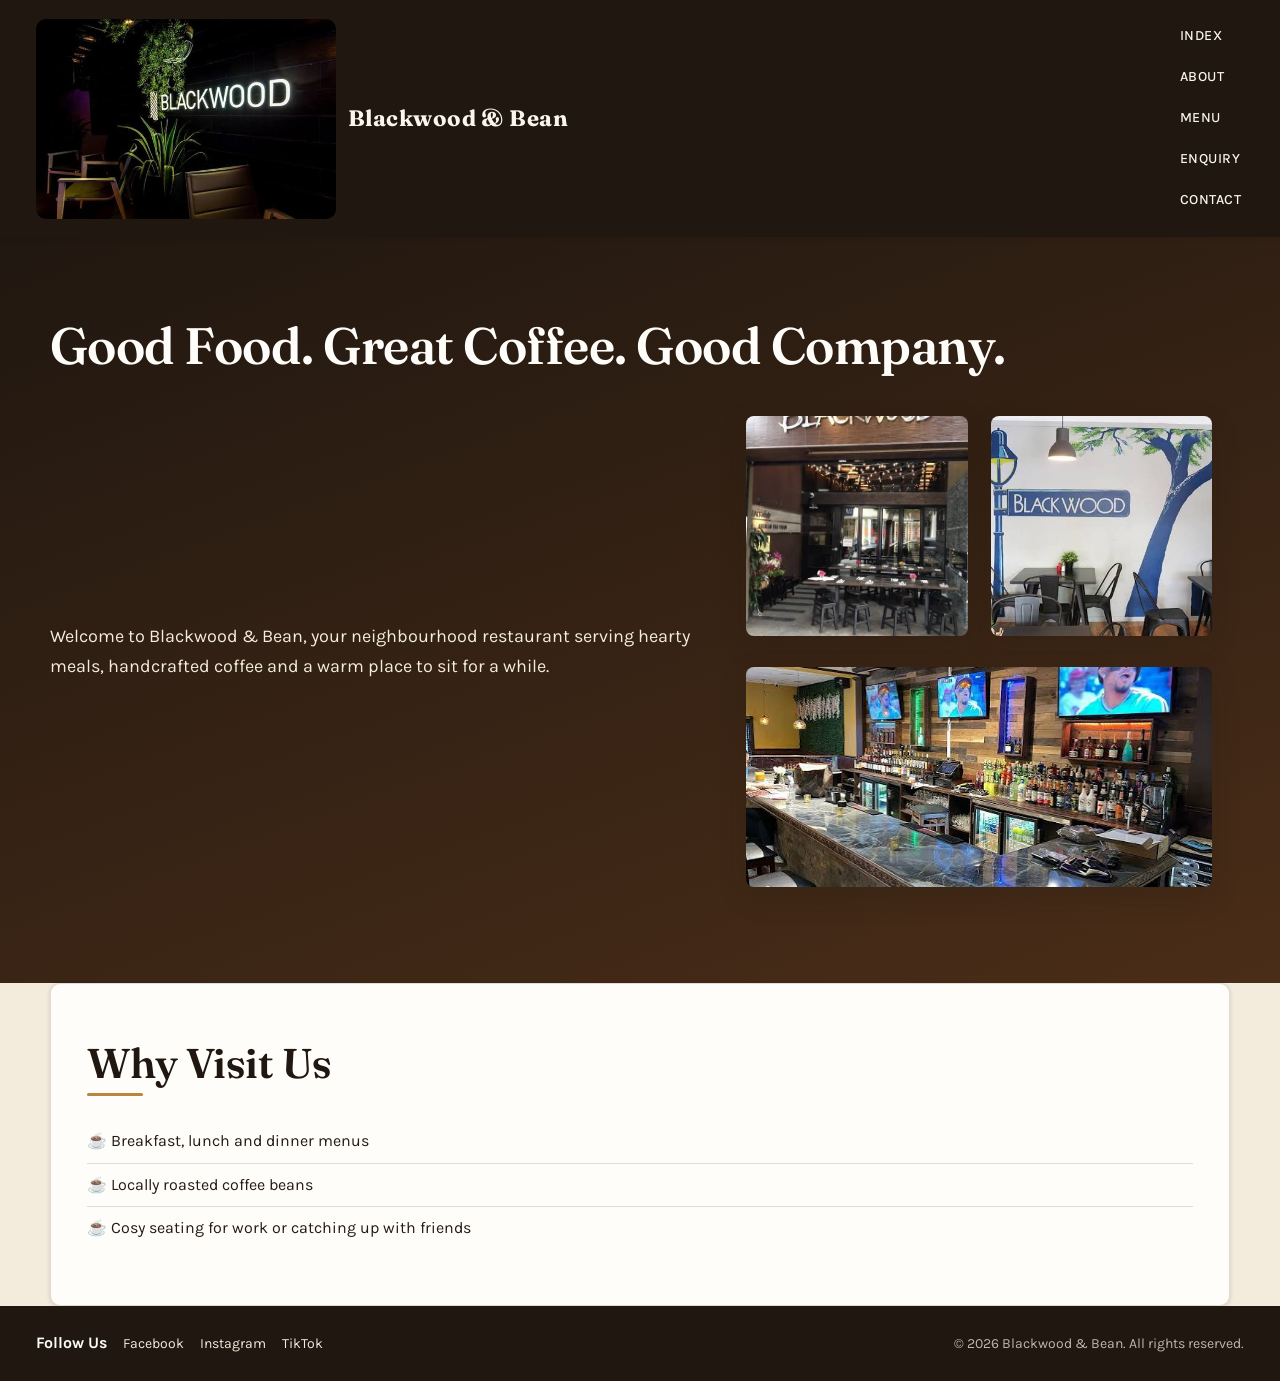
<file: index.html>
<!DOCTYPE html>
<html lang="en">
<head>
    <meta charset="UTF-8">
    <meta name="viewport" content="width=device-width, initial-scale=1.0">
    <link rel="stylesheet" href="style.css">
    <title>BLACKWOOD & BEAN | Index</title>
</head>
<body>

    <header>
        <h1 style="display:flex; align-items: center; gap: 12px;"><img src="images/images (10).jpg"
             style="width: 300px; height: 200px; object-fit: cover;"> Blackwood & Bean</h1>
        <nav> 

            <ul>
                <li><a href="index.html">Index</a></li>
                <li><a href="about.html">About</a></li>
                <li><a href="menu.html">Menu</a></li>
                <li><a href="enquiry.html">Enquiry</a></li>
                <li><a href="contact.html">Contact</a></li>
            </ul>
        </nav>
    </header>

    <main>
        <section id="hero">
            <div class="hero-content">
                <h2>Good Food. Great Coffee. Good Company.</h2>
                <p>Welcome to Blackwood & Bean, your neighbourhood restaurant serving hearty meals, handcrafted coffee and a warm place to sit for a while.</p>
                
                <div style="display:flex; gap: 15px; flex-wrap:wrap" margin-top:20px;">
                <img src="images/images (9).jpg" style = "width: 200px; height: 200px; object-fit: cover; border-radius: 8px;">
                <img src="images/images (14).jpg" style = "width: 200px; height: 200px; object-fit: cover; border-radius: 8px;">
                <img src="images/images (20).jpg" style = "width: 200px; height: 200px; object-fit: cover; border-radius: 8px;">
            </div>
        </section>

        <section id="highlights"></section>

        <section id="why-us">
            <h2>Why Visit Us</h2>
            <ul>
                <li>Breakfast, lunch and dinner menus</li>
                <li>Locally roasted coffee beans</li>
                <li>Cosy seating for work or catching up with friends</li>
            </ul>
        </section>
    </main>
    <footer>
    <div class="social-links">
        <p>Follow Us</p>
        <ul>
            <li><a href="https://www.facebook.com" target="_blank">Facebook</a></li>
            <li><a href="https://www.instagram.com" target="_blank">Instagram</a></li>
            <li><a href="https://www.tiktok.com" target="_blank">TikTok</a></li>
        </ul>
    </div>
    <p>&copy; 2026 Blackwood & Bean. All rights reserved.</p>
</footer>

</body>
</html>
</file>
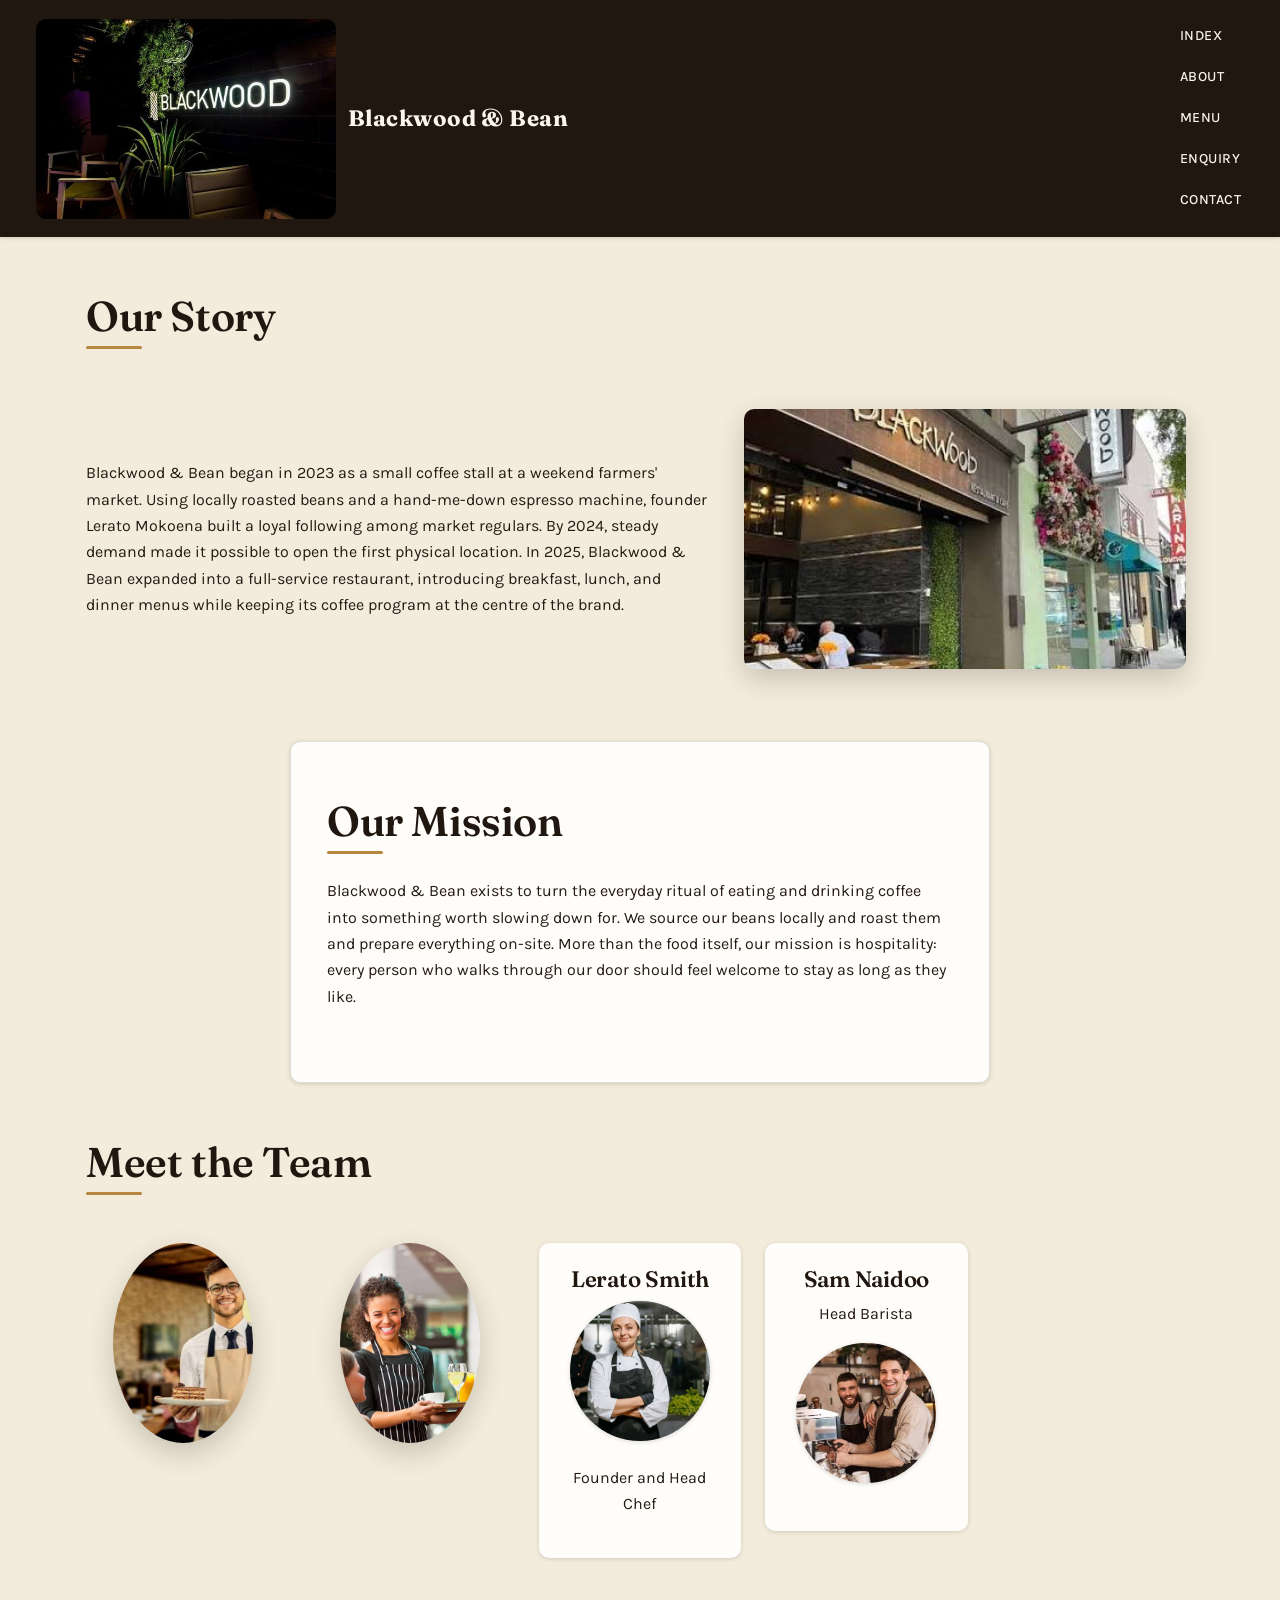
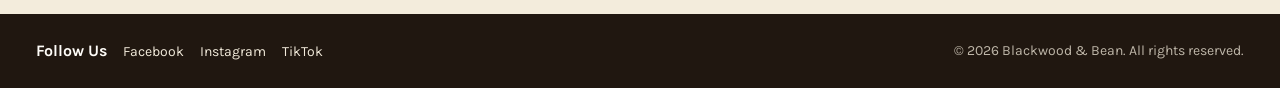
<file: about.html>
<!DOCTYPE html>
<html lang="en">
<head>
    <meta charset="UTF-8">
    <meta name="viewport" content="width=device-width, initial-scale=1.0">
    <link rel="stylesheet" href="style.css">
    <title>Blackwood & Bean | About</title>
</head>
<body>

    <header>
        <h1 style="display:flex; align-items: center; gap: 12px;"><img src="images/images (10).jpg"
             style="width: 300px; height: 200px; object-fit: cover;"> Blackwood & Bean</h1>
        <nav>
            <ul>
                <li><a href="index.html">Index</a></li>
                <li><a href="about.html">About</a></li>
                <li><a href="menu.html">Menu</a></li>
                <li><a href="enquiry.html">Enquiry</a></li>
                <li><a href="contact.html">Contact</a></li>
            </ul>
        </nav>
    </header>

    <main>
        <section id="our-story">
            <h2>Our Story</h2>
            
            <p>Blackwood & Bean began in 2023 as a small coffee stall at a weekend farmers' market. Using locally roasted beans and a hand-me-down espresso machine, founder Lerato Mokoena built a loyal following among market regulars. By 2024, steady demand made it possible to open the first physical location. In 2025, Blackwood & Bean expanded into a full-service restaurant, introducing breakfast, lunch, and dinner menus while keeping its coffee program at the centre of the brand.</p>
            <img src="images/images (12).jpg" style = "width: 200px; height: 200px">
        </section>

        <section id="mission">
            <h2>Our Mission</h2>
            <p>Blackwood & Bean exists to turn the everyday ritual of eating and drinking coffee into something worth slowing down for. We source our beans locally and roast them and prepare everything on-site. More than the food itself, our mission is hospitality: every person who walks through our door should feel welcome to stay as long as they like.</p>
        </section>

        <section id="team">
            <h2>Meet the Team</h2>
            <img src="images/images (39).jpg" style = "width: 200px; height: 200px">
            <img src="images/images (40).jpg" style = "width: 200px; height: 200px">
            <article>
                <h3>Lerato Smith</h3>
                <img src="images/images (36).jpg" style = "width: 200px; height: 200px">
                <p>Founder and Head Chef</p>
            </article>
            <article>
                <h3>Sam Naidoo</h3>
                <p>Head Barista</p>
                <img src="images/images (41).jpg" style = "width: 200px; height: 200px">
            </article>
        </section>
    </main>

    <footer>
    <div class="social-links">
        <p>Follow Us</p>
        <ul>
            <li><a href="https://www.facebook.com" target="_blank">Facebook</a></li>
            <li><a href="https://www.instagram.com" target="_blank">Instagram</a></li>
            <li><a href="https://www.tiktok.com" target="_blank">TikTok</a></li>
        </ul>
    </div>
    <p>&copy; 2026 Blackwood & Bean. All rights reserved.</p>
</footer>

</body>
</html>
</file>
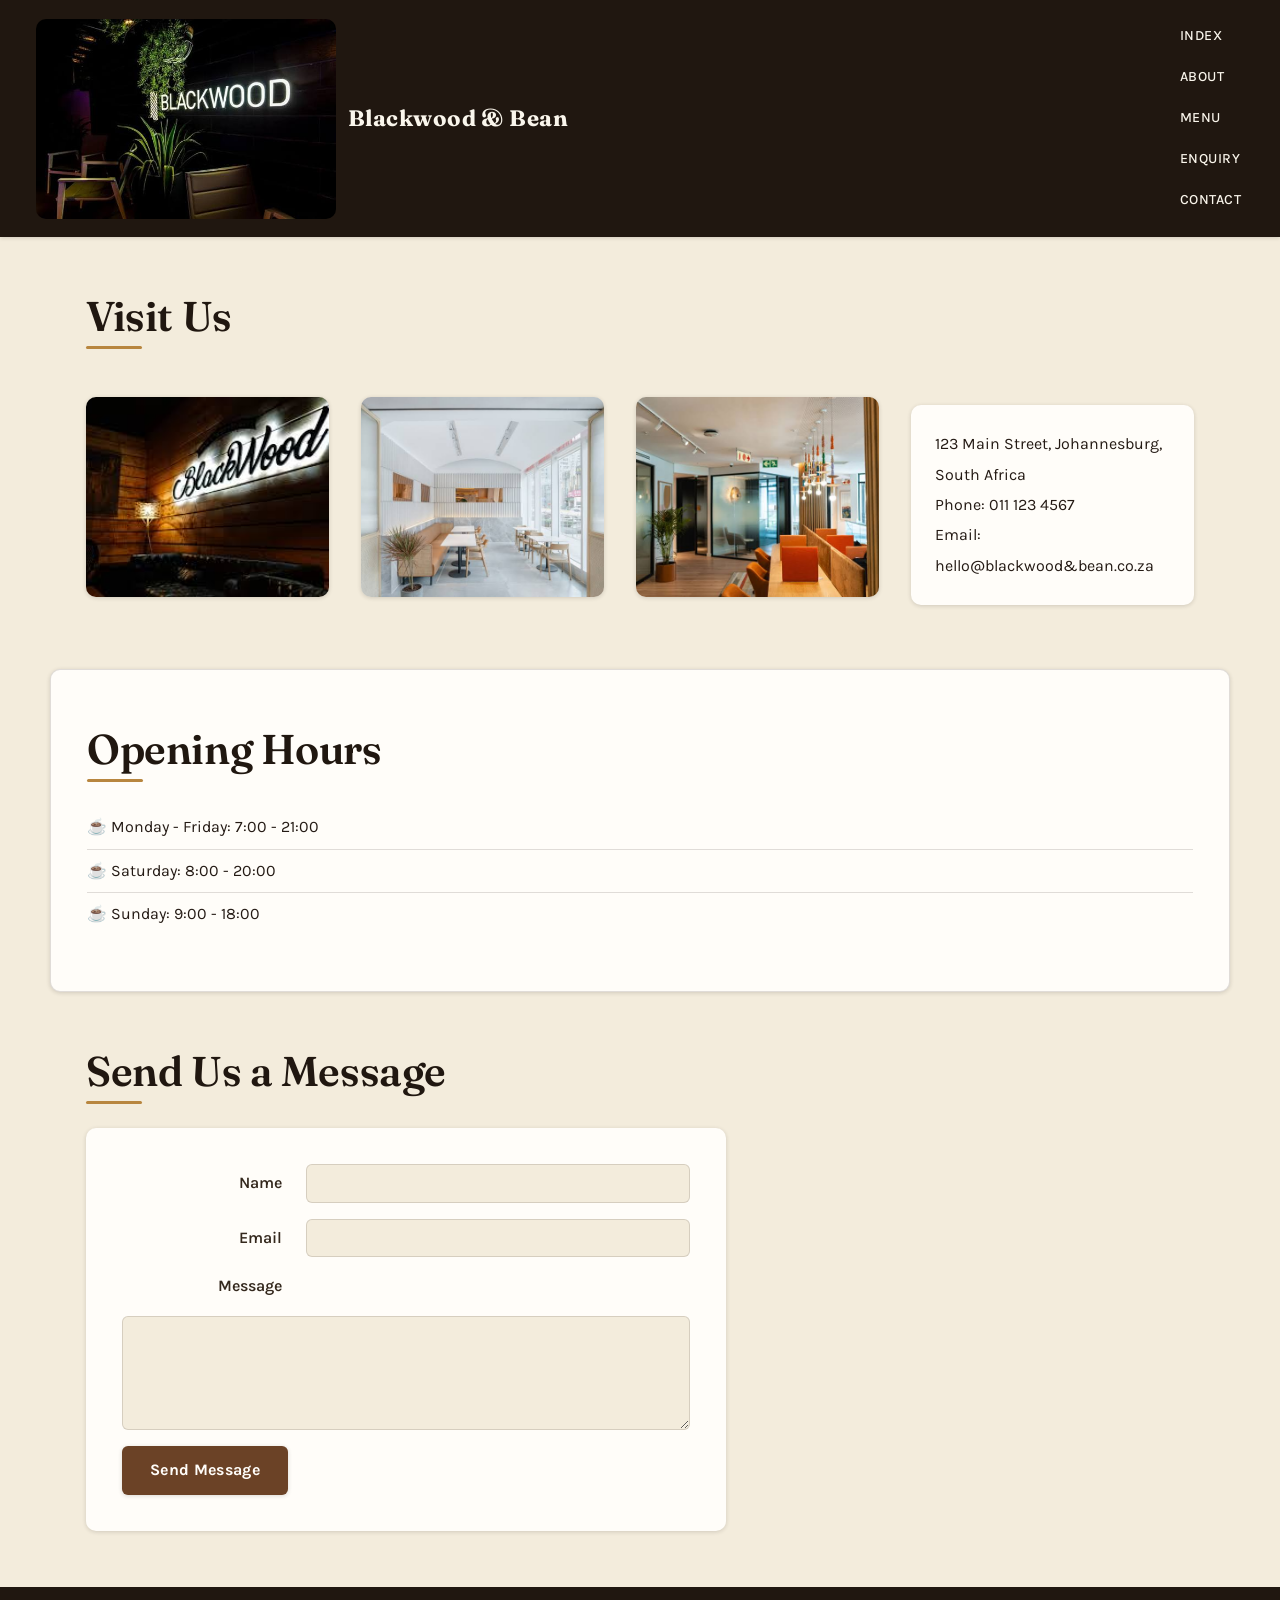
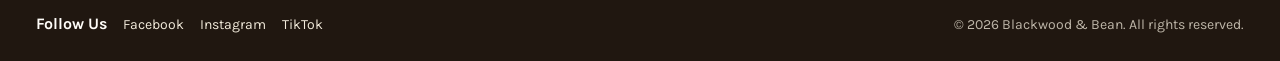
<file: contact.html>
<!DOCTYPE html>
<html lang="en">
<head>
    <meta charset="UTF-8">
    <meta name="viewport" content="width=device-width, initial-scale=1.0">
    <link rel="stylesheet" href="style.css">
    <title>Blackwood & Bean | Contact</title>
<body>

    <header>
        <h1 style="display:flex; align-items: center; gap: 12px;"><img src="images/images (10).jpg"
             style="width: 300px; height: 200px; object-fit: cover;"> Blackwood & Bean</h1>
        <nav>
            <ul>
                <li><a href="index.html">Index</a></li>
                <li><a href="about.html">About</a></li>
                <li><a href="menu.html">Menu</a></li>
                <li><a href="enquiry.html">Enquiry</a></li>
                <li><a href="contact.html">Contact</a></li>
            </ul>
        </nav>
    </header>

    <main>
        <section id="location">
            <h2>Visit Us</h2>
            <img src="images/images (8).jpg" style = "width: 200px; height: 200px">
            <img src="images/images (37).jpg" style = "width: 200px; height: 200px">
            <img src="images/images (38).jpg" style = "width: 200px; height: 200px">
            <address>
                123 Main Street, Johannesburg, South Africa<br>
                Phone: 011 123 4567<br>
                Email: hello@blackwood&bean.co.za
            </address>
        </section>

        <section id="hours">
            <h2>Opening Hours</h2>
            <ul>
                <li>Monday - Friday: 7:00 - 21:00</li>
                <li>Saturday: 8:00 - 20:00</li>
                <li>Sunday: 9:00 - 18:00</li>
            </ul>
        </section>

        <section id="contact-form">
            <h2>Send Us a Message</h2>
            <form id="contactForm">
                <label for="name">Name</label>
                <input type="text" id="name" name="name">

                <label for="email">Email</label>
                <input type="email" id="email" name="email">

                <label for="message">Message</label>
                <textarea id="message" name="message" rows="5"></textarea>

                <button type="submit">Send Message</button>
            </form>
        </section>
    </main>

    <footer>
    <div class="social-links">
        <p>Follow Us</p>
        <ul>
            <li><a href="https://www.facebook.com" target="_blank">Facebook</a></li>
            <li><a href="https://www.instagram.com" target="_blank">Instagram</a></li>
            <li><a href="https://www.tiktok.com" target="_blank">TikTok</a></li>
        </ul>
    </div>
    <p>&copy; 2026 Blackwood & Bean. All rights reserved.</p>
</footer>

</body>
</html>
</file>
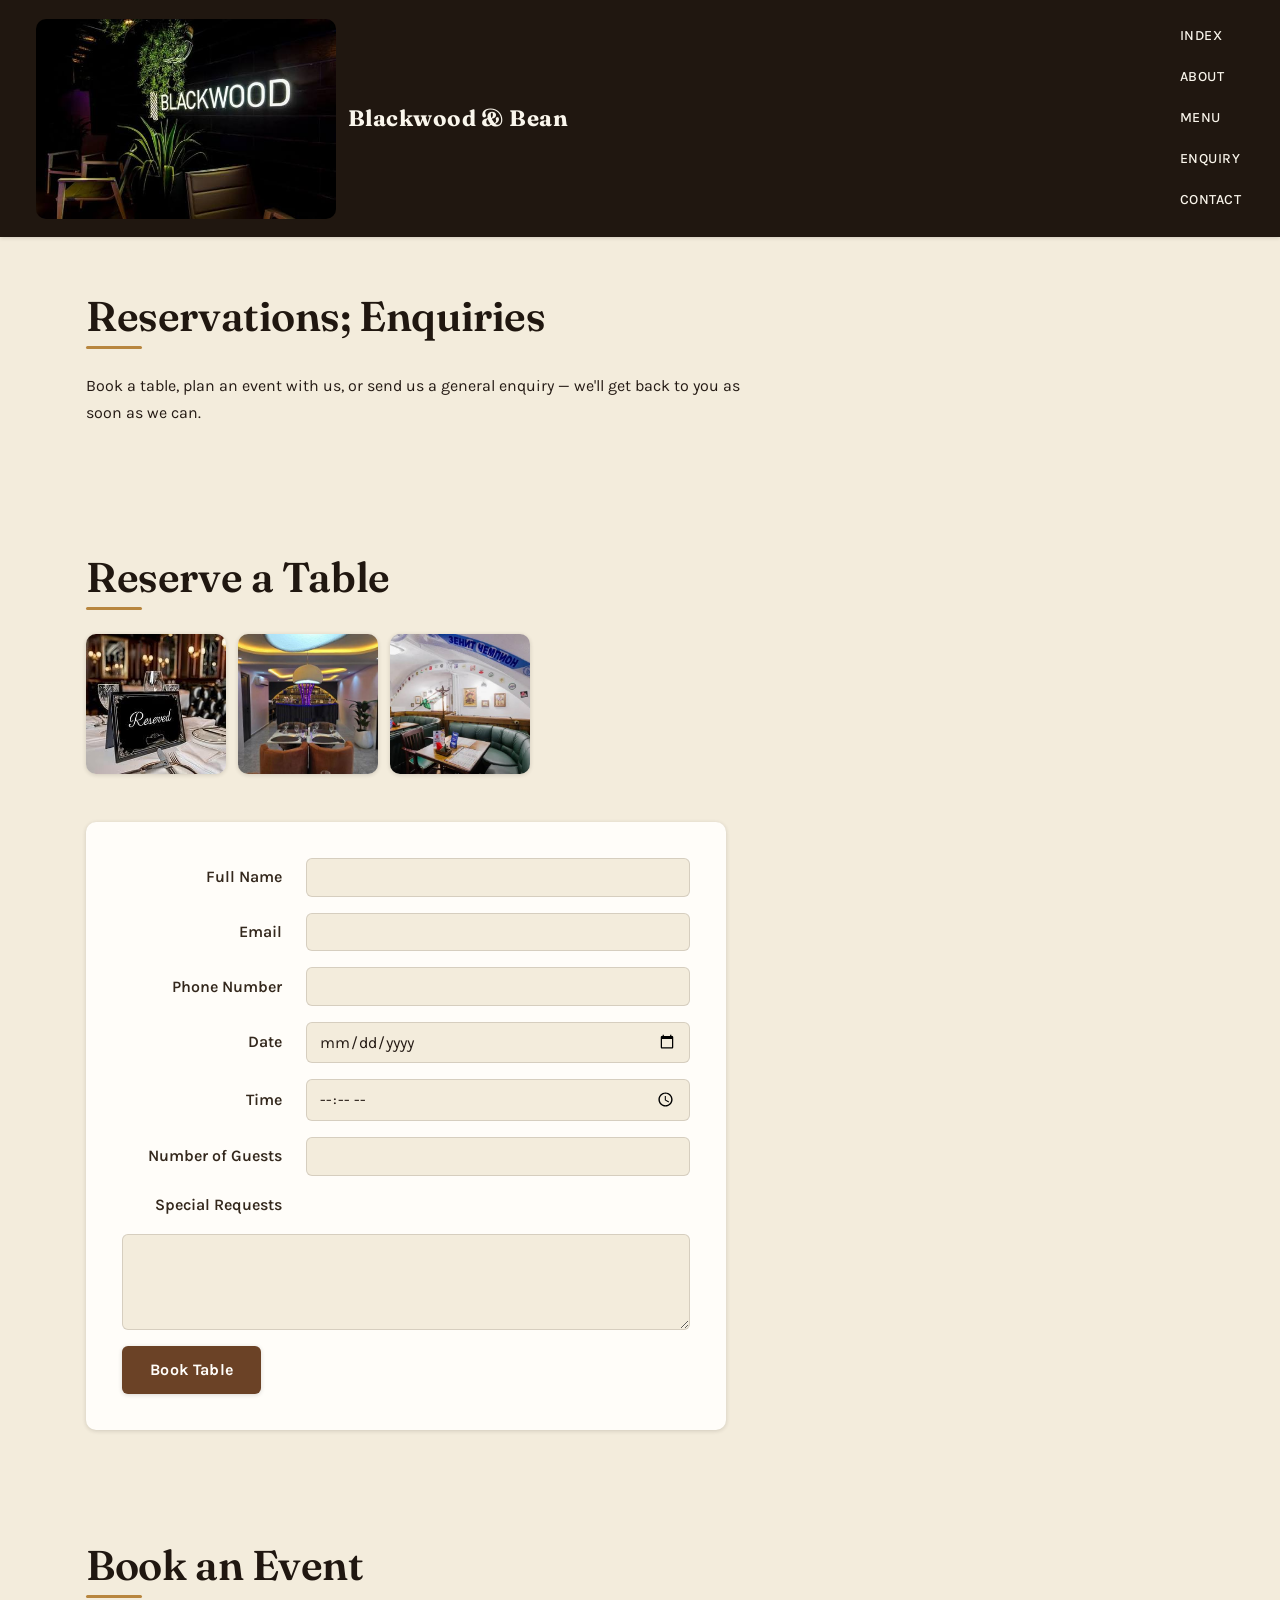
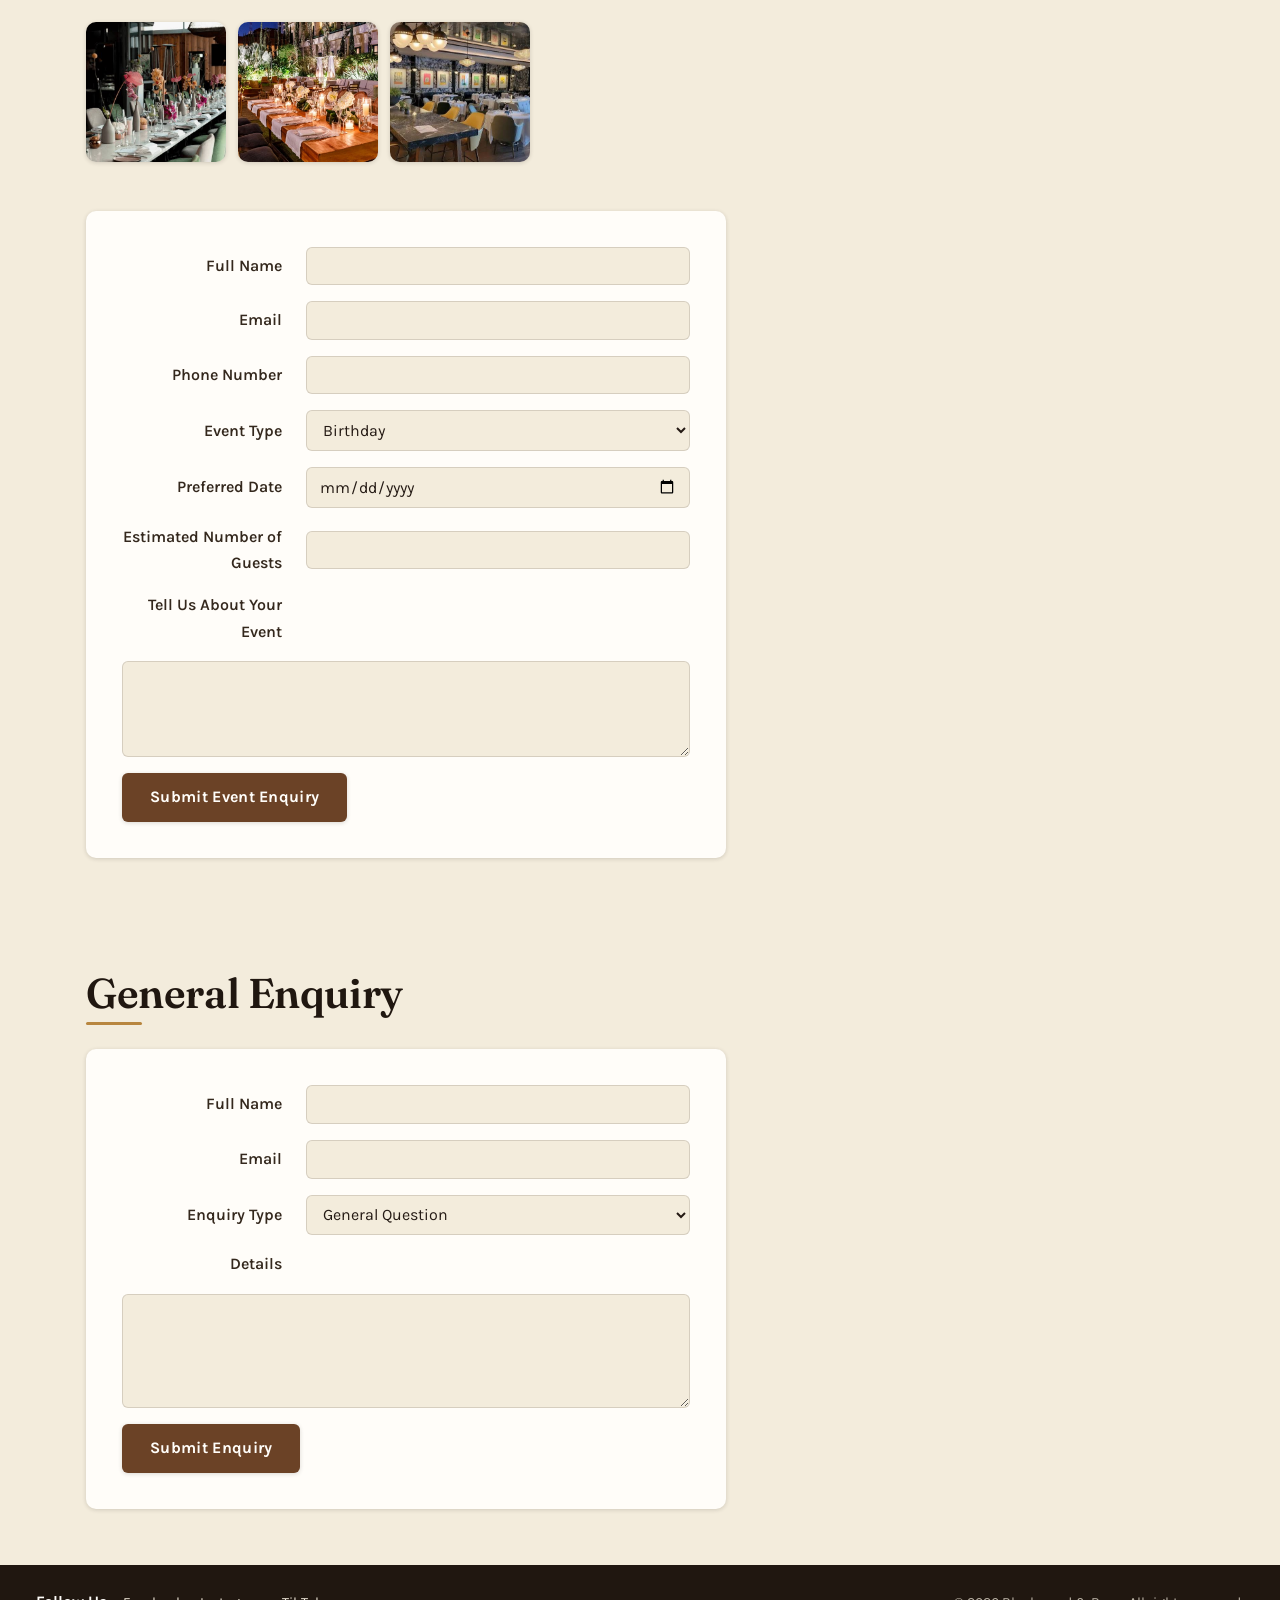
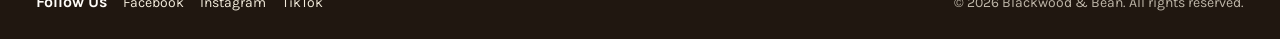
<file: enquiry.html>
<!DOCTYPE html>
<html lang="en">
<head>
    <meta charset="UTF-8">
    <meta name="viewport" content="width=device-width, initial-scale=1.0">
    <link rel="stylesheet" href="style.css">
    <title>Blackwood & Bean | Enquiry</title>
</head>
<body>

    <header>
        <h1 style="display:flex; align-items: center; gap: 12px;"><img src="images/images (10).jpg"
             style="width: 300px; height: 200px; object-fit: cover;"> Blackwood & Bean</h1>
        <nav>
            <ul>
                <li><a href="index.html">Index</a></li>
                <li><a href="about.html">About</a></li>
                <li><a href="menu.html">Menu</a></li>
                <li><a href="enquiry.html">Enquiry</a></li>
                <li><a href="contact.html">Contact</a></li>
            </ul>
        </nav>
    </header>

    <main>
        <section id="enquiry-intro">
            <h2>Reservations; Enquiries</h2>
            <p>Book a table, plan an event with us, or send us a general enquiry — we'll get back to you as soon as we can.</p>
        </section>

        <section id="reservation">
            <h2>Reserve a Table</h2>
            <img src="images/images (2).jpg" style = "width: 200px; height: 200px">
            <img src="images/images (18).jpg" style = "width: 200px; height: 200px">
            <img src="images/images (17).jpg" style = "width: 200px; height: 200px">
            <form id="reservationForm">
                <label for="resName">Full Name</label>
                <input type="text" id="resName" name="resName">

                <label for="resEmail">Email</label>
                <input type="email" id="resEmail" name="resEmail">

                <label for="resPhone">Phone Number</label>
                <input type="tel" id="resPhone" name="resPhone">

                <label for="resDate">Date</label>
                <input type="date" id="resDate" name="resDate">

                <label for="resTime">Time</label>
                <input type="time" id="resTime" name="resTime">

                <label for="resGuests">Number of Guests</label>
                <input type="number" id="resGuests" name="resGuests" min="1" max="20">

                <label for="resNotes">Special Requests</label>
                <textarea id="resNotes" name="resNotes" rows="4"></textarea>

                <button type="submit">Book Table</button>
            </form>
        </section>

        <section id="event-booking">
            <h2>Book an Event</h2>
            <img src="images/images (3).jpg" style = "width: 300px; height: 200px">
            <img src="images/images (35).jpg" style = "width: 300px; height: 200px">
            <img src="images/images (1).jpg" style = "width: 300px; height: 200px">
            <form id="eventForm">
                <label for="eventName">Full Name</label>
                <input type="text" id="eventName" name="eventName">

                <label for="eventEmail">Email</label>
                <input type="email" id="eventEmail" name="eventEmail">

                <label for="eventPhone">Phone Number</label>
                <input type="tel" id="eventPhone" name="eventPhone">

                <label for="eventType">Event Type</label>
                <select id="eventType" name="eventType">
                    <option value="birthday">Birthday</option>
                    <option value="corporate">Corporate Function</option>
                    <option value="private-dining">Private Dining</option>
                    <option value="celebration">Celebration / Anniversary</option>
                    <option value="other">Other</option>
                </select>

                <label for="eventDate">Preferred Date</label>
                <input type="date" id="eventDate" name="eventDate">

                <label for="eventGuests">Estimated Number of Guests</label>
                <input type="number" id="eventGuests" name="eventGuests" min="1">

                <label for="eventDetails">Tell Us About Your Event</label>
                <textarea id="eventDetails" name="eventDetails" rows="4"></textarea>

                <button type="submit">Submit Event Enquiry</button>
            </form>
        </section>

        <section id="general-enquiry">
            <h2>General Enquiry</h2>
            <form id="enquiryForm">
                <label for="fullName">Full Name</label>
                <input type="text" id="fullName" name="fullName">

                <label for="email">Email</label>
                <input type="email" id="email" name="email">

                <label for="enquiryType">Enquiry Type</label>
                <select id="enquiryType" name="enquiryType">
                    <option value="general">General Question</option>
                    <option value="catering">Catering</option>
                    <option value="bulk-order">Bulk Order</option>
                    <option value="feedback">Feedback</option>
                    <option value="other">Other</option>
                </select>

                <label for="details">Details</label>
                <textarea id="details" name="details" rows="5"></textarea>

                <button type="submit">Submit Enquiry</button>
            </form>
        </section>
    </main>

    <footer>
    <div class="social-links">
        <p>Follow Us</p>
        <ul>
            <li><a href="https://www.facebook.com" target="_blank">Facebook</a></li>
            <li><a href="https://www.instagram.com" target="_blank">Instagram</a></li>
            <li><a href="https://www.tiktok.com" target="_blank">TikTok</a></li>
        </ul>
    </div>
    <p>&copy; 2026 Blackwood & Bean. All rights reserved.</p>
</footer>

</body>
</html>
</file>
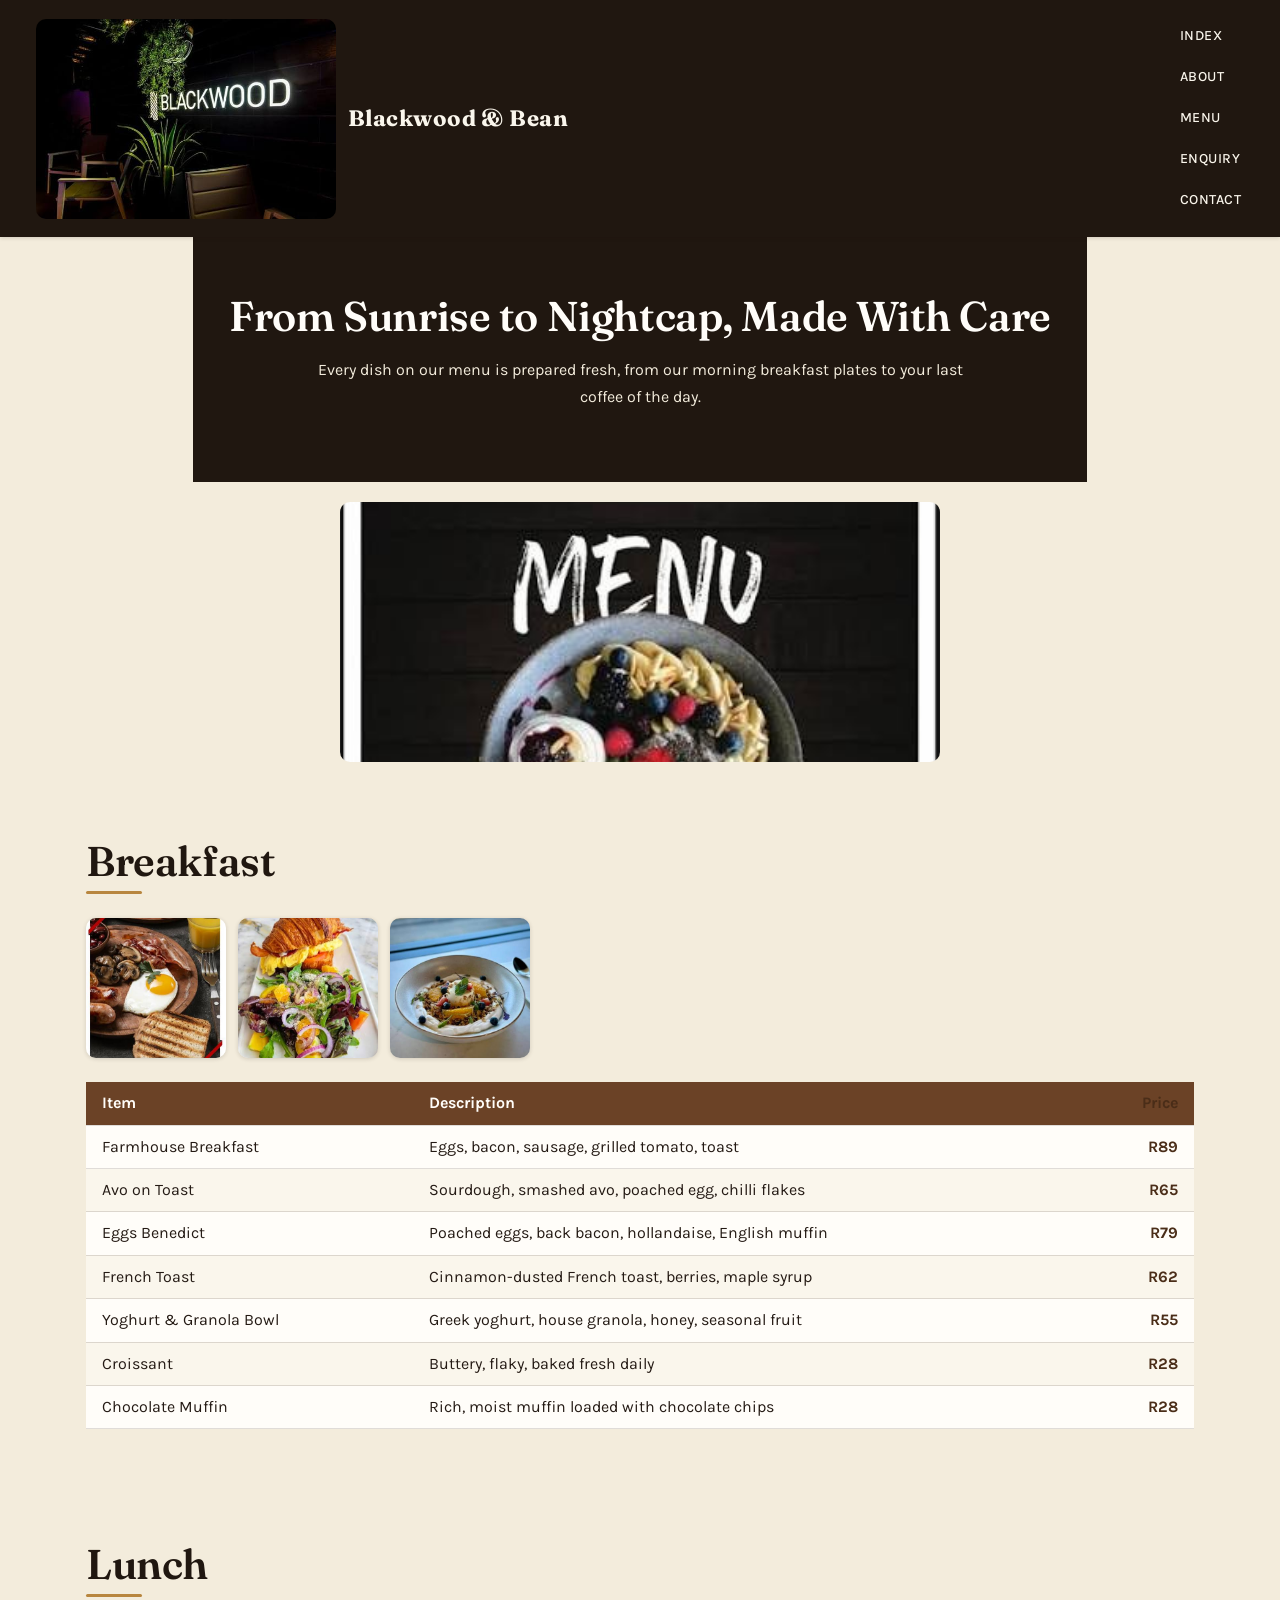
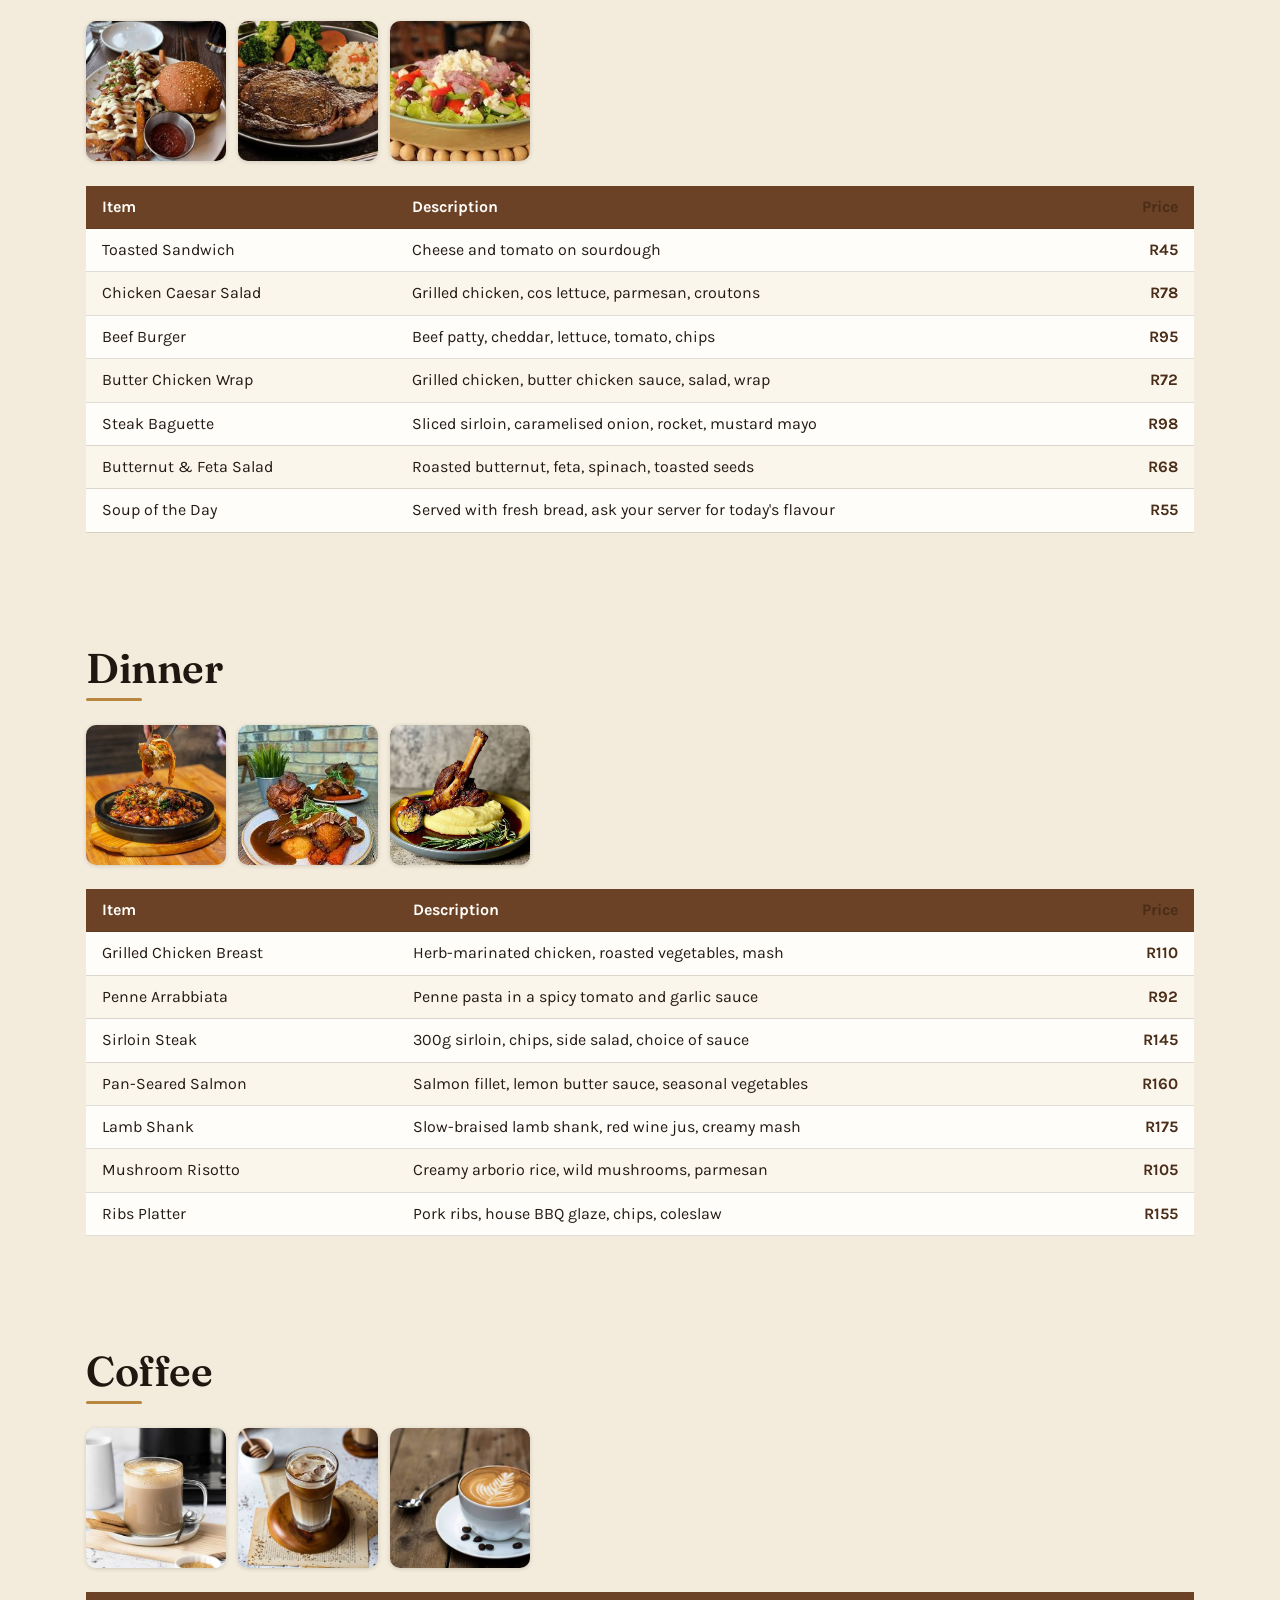
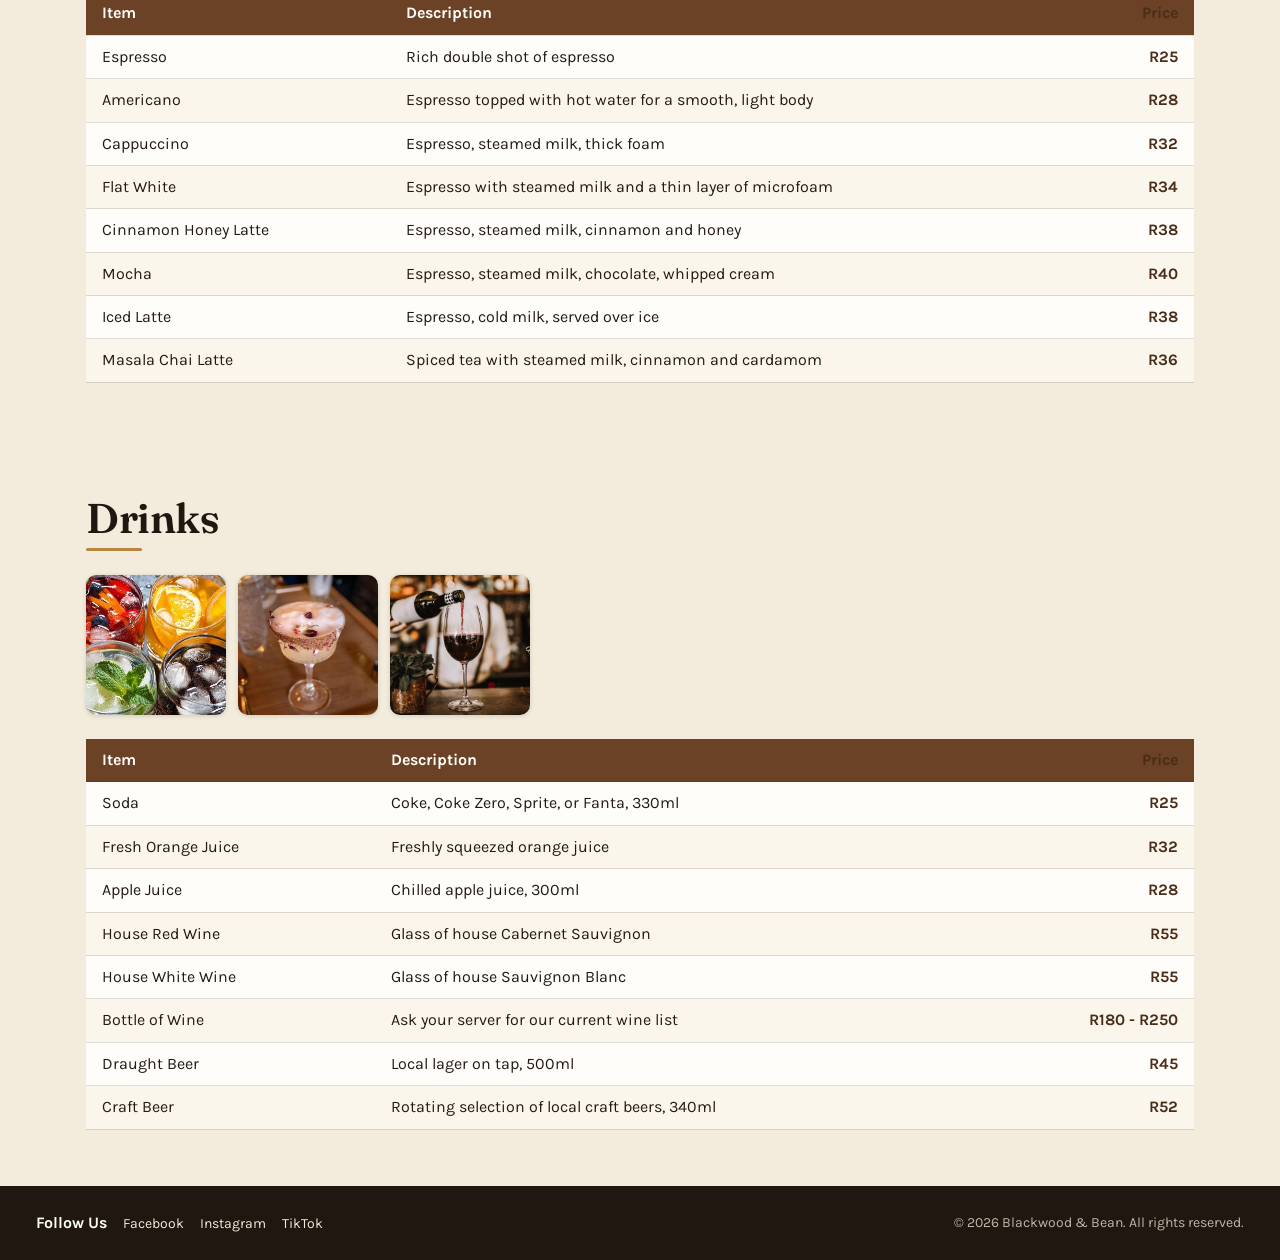
<file: menu.html>
<!DOCTYPE html>
<html lang="en">
<head>
    <meta charset="UTF-8">
    <meta name="viewport" content="width=device-width, initial-scale=1.0">
    <link rel="stylesheet" href="style.css">
    <title>Blackwood & Bean | Menu</title>
</head>
<body>

    <header>
        <h1 style="display:flex; align-items: center; gap: 12px;"><img src="images/images (10).jpg"
             style="width: 300px; height: 200px; object-fit: cover;"> Blackwood & Bean</h1>
        <nav>
            <ul>
                <li><a href="index.html">Index</a></li>
                <li><a href="about.html">About</a></li>
                <li><a href="menu.html">Menu</a></li>
                <li><a href="enquiry.html">Enquiry</a></li>
                <li><a href="contact.html">Contact</a></li>
            </ul>
        </nav>
    </header>

<section id="menu-intro">
    <h2>From Sunrise to Nightcap, Made With Care</h2>
    <p>Every dish on our menu is prepared fresh, from our morning breakfast plates to your last coffee of the day.</p>
</section>

    <main>
        <img src="images/images (22).jpg" style="width:100%; max-width:600px; height:300px; 
        object-fit: cover; border-radius:10px; display:block; margin: 20px auto;">
        
        <section id="breakfast">
            <h2>Breakfast</h2>
            <img src="images/images (16).jpg" style = "width: 200px; height: 200px">
            <img src="images/images (44).jpg" style = "width: 200px; height: 200px">
            <img src="images/images (23).jpg" style = "width: 200px; height: 200px">
            <table>
                <thead>
                    <tr>
                        <th>Item</th>
                        <th>Description</th>
                        <th>Price</th>
                    </tr>
                </thead>
                <tbody>
                    <tr>
                        <td>Farmhouse Breakfast</td>
                        <td>Eggs, bacon, sausage, grilled tomato, toast</td>
                        <td>R89</td>
                    </tr>
                    <tr>
                        <td>Avo on Toast</td>
                        <td>Sourdough, smashed avo, poached egg, chilli flakes</td>
                        <td>R65</td>
                    </tr>
                    <tr>
                        <td>Eggs Benedict</td>
                        <td>Poached eggs, back bacon, hollandaise, English muffin</td>
                        <td>R79</td>
                    </tr>
                    <tr>
                        <td>French Toast</td>
                        <td>Cinnamon-dusted French toast, berries, maple syrup</td>
                        <td>R62</td>
                    </tr>
                    <tr>
                        <td>Yoghurt & Granola Bowl</td>
                        <td>Greek yoghurt, house granola, honey, seasonal fruit</td>
                        <td>R55</td>
                    </tr>
                    <tr>
                        <td>Croissant</td>
                        <td>Buttery, flaky, baked fresh daily</td>
                        <td>R28</td>
                    </tr>
                    <tr>
                        <td>Chocolate Muffin</td>
                        <td>Rich, moist muffin loaded with chocolate chips</td>
                        <td>R28</td>
                    </tr>
                </tbody>
            </table>
        </section>

        <section id="lunch">
            <h2>Lunch</h2>
            <img src="images/images (25).jpg" style = "width: 200px; height: 200px">
            <img src="images/images (26).jpg" style = "width: 200px; height: 200px">
            <img src="images/images (27).jpg" style = "width: 200px; height: 200px">
            <table>
                <thead>
                    <tr>
                        <th>Item</th>
                        <th>Description</th>
                        <th>Price</th>
                    </tr>
                </thead>
                <tbody>
                    <tr>
                        <td>Toasted Sandwich</td>
                        <td>Cheese and tomato on sourdough</td>
                        <td>R45</td>
                    </tr>
                    <tr>
                        <td>Chicken Caesar Salad</td>
                        <td>Grilled chicken, cos lettuce, parmesan, croutons</td>
                        <td>R78</td>
                    </tr>
                    <tr>
                        <td>Beef Burger</td>
                        <td>Beef patty, cheddar, lettuce, tomato, chips</td>
                        <td>R95</td>
                    </tr>
                    <tr>
                        <td>Butter Chicken Wrap</td>
                        <td>Grilled chicken, butter chicken sauce, salad, wrap</td>
                        <td>R72</td>
                    </tr>
                    <tr>
                        <td>Steak Baguette</td>
                        <td>Sliced sirloin, caramelised onion, rocket, mustard mayo</td>
                        <td>R98</td>
                    </tr>
                    <tr>
                        <td>Butternut & Feta Salad</td>
                        <td>Roasted butternut, feta, spinach, toasted seeds</td>
                        <td>R68</td>
                    </tr>
                    <tr>
                        <td>Soup of the Day</td>
                        <td>Served with fresh bread, ask your server for today's flavour</td>
                        <td>R55</td>
                    </tr>
                </tbody>
            </table>
        </section>

        <section id="dinner">
            <h2>Dinner</h2>
            <img src="images/images (28).jpg" style = "width: 200px; height: 200px">
            <img src="images/images (29).jpg" style = "width: 200px; height: 200px">
            <img src="images/images (45).jpg" style = "width: 200px; height: 200px">
            <table>
                <thead>
                    <tr>
                        <th>Item</th>
                        <th>Description</th>
                        <th>Price</th>
                    </tr>
                </thead>
                <tbody>
                    <tr>
                        <td>Grilled Chicken Breast</td>
                        <td>Herb-marinated chicken, roasted vegetables, mash</td>
                        <td>R110</td>
                    </tr>
                    <tr>
                        <td>Penne Arrabbiata</td>
                        <td>Penne pasta in a spicy tomato and garlic sauce</td>
                        <td>R92</td>
                    </tr>
                    <tr>
                        <td>Sirloin Steak</td>
                        <td>300g sirloin, chips, side salad, choice of sauce</td>
                        <td>R145</td>
                    </tr>
                    <tr>
                        <td>Pan-Seared Salmon</td>
                        <td>Salmon fillet, lemon butter sauce, seasonal vegetables</td>
                        <td>R160</td>
                    </tr>
                    <tr>
                        <td>Lamb Shank</td>
                        <td>Slow-braised lamb shank, red wine jus, creamy mash</td>
                        <td>R175</td>
                    </tr>
                    <tr>
                        <td>Mushroom Risotto</td>
                        <td>Creamy arborio rice, wild mushrooms, parmesan</td>
                        <td>R105</td>
                    </tr>
                    <tr>
                        <td>Ribs Platter</td>
                        <td>Pork ribs, house BBQ glaze, chips, coleslaw</td>
                        <td>R155</td>
                    </tr>
                </tbody>
            </table>
        </section>

        <section id="coffee">
            <h2>Coffee</h2>
            <img src="images/images (30).jpg" style = "width: 200px; height: 200px">
            <img src="images/images (31).jpg" style = "width: 200px; height: 200px">
            <img src="images/images (42).jpg" style = "width: 200px; height: 200px">
            <table>
                <thead>
                    <tr>
                        <th>Item</th>
                        <th>Description</th>
                        <th>Price</th>
                    </tr>
                </thead>
                <tbody>
                    <tr>
                        <td>Espresso</td>
                        <td>Rich double shot of espresso</td>
                        <td>R25</td>
                    </tr>
                    <tr>
                        <td>Americano</td>
                        <td>Espresso topped with hot water for a smooth, light body</td>
                        <td>R28</td>
                    </tr>
                    <tr>
                        <td>Cappuccino</td>
                        <td>Espresso, steamed milk, thick foam</td>
                        <td>R32</td>
                    </tr>
                    <tr>
                        <td>Flat White</td>
                        <td>Espresso with steamed milk and a thin layer of microfoam</td>
                        <td>R34</td>
                    </tr>
                    <tr>
                        <td>Cinnamon Honey Latte</td>
                        <td>Espresso, steamed milk, cinnamon and honey</td>
                        <td>R38</td>
                    </tr>
                    <tr>
                        <td>Mocha</td>
                        <td>Espresso, steamed milk, chocolate, whipped cream</td>
                        <td>R40</td>
                    </tr>
                    <tr>
                        <td>Iced Latte</td>
                        <td>Espresso, cold milk, served over ice</td>
                        <td>R38</td>
                    </tr>
                    <tr>
                        <td>Masala Chai Latte</td>
                        <td>Spiced tea with steamed milk, cinnamon and cardamom</td>
                        <td>R36</td>
                    </tr>
                </tbody>
            </table>
        </section>

        <section id="drinks">
            <h2>Drinks</h2>
            <img src="images/images (32).jpg" style = "width: 200px; height: 200px">
            <img src="images/images (33).jpg" style = "width: 200px; height: 200px">
            <img src="images/images (34).jpg" style = "width: 200px; height: 200px">
            <table>
                <thead>
                    <tr>
                        <th>Item</th>
                        <th>Description</th>
                        <th>Price</th>
                    </tr>
                </thead>
                <tbody>
                    <tr>
                        <td>Soda</td>
                        <td>Coke, Coke Zero, Sprite, or Fanta, 330ml</td>
                        <td>R25</td>
                    </tr>
                    <tr>
                        <td>Fresh Orange Juice</td>
                        <td>Freshly squeezed orange juice</td>
                        <td>R32</td>
                    </tr>
                    <tr>
                        <td>Apple Juice</td>
                        <td>Chilled apple juice, 300ml</td>
                        <td>R28</td>
                    </tr>
                    <tr>
                        <td>House Red Wine</td>
                        <td>Glass of house Cabernet Sauvignon</td>
                        <td>R55</td>
                    </tr>
                    <tr>
                        <td>House White Wine</td>
                        <td>Glass of house Sauvignon Blanc</td>
                        <td>R55</td>
                    </tr>
                    <tr>
                        <td>Bottle of Wine</td>
                        <td>Ask your server for our current wine list</td>
                        <td>R180 - R250</td>
                    </tr>
                    <tr>
                        <td>Draught Beer</td>
                        <td>Local lager on tap, 500ml</td>
                        <td>R45</td>
                    </tr>
                    <tr>
                        <td>Craft Beer</td>
                        <td>Rotating selection of local craft beers, 340ml</td>
                        <td>R52</td>
                    </tr>
                </tbody>
            </table>
        </section>
    </main>
    <footer>
        <div class="social-links">
            <p>Follow Us</p>
            <ul>
                <li><a href="https://www.facebook.com" target="_blank">Facebook</a></li>
                <li><a href="https://www.instagram.com" target="_blank">Instagram</a></li>
                <li><a href="https://www.tiktok.com" target="_blank">TikTok</a></li>
            </ul>
        </div>
        <p>&copy; 2026 Blackwood & Bean. All rights reserved.</p>
    </footer>

</body>
</html>
</file>
<file: style.css>
@import url('https://fonts.googleapis.com/css2?family=Fraunces:opsz,wght@9..144,400;9..144,600;9..144,700&family=Karla:wght@400;500;700&display=swap');

/* 1. CSS Reset / Base */
*,
*::before,
*::after {
    box-sizing: border-box;
    margin: 0;
    padding: 0;
}

html {
    font-size: 100%;
    scroll-behavior: smooth;
}

ul,
ol {
    list-style: none;
}

a {
    text-decoration: none;
    color: inherit;
}

img {
    max-width: 100%;
    display: block;
    object-fit: cover;
    border-radius: var(--radius);
}

table {
    border-collapse: collapse;
    width: 100%;
}

button {
    font: inherit;
    cursor: pointer;
    border: none;
    background: none;
}

/* 2. Design tokens (colour scheme, type scale, spacing scale) */
:root {
    /* colour scheme */
    --color-blackwood:  #201710;
    --color-blackwood-2: #34281d;
    --color-bean:        #6b4226;
    --color-bean-dark:   #4a2d18;
    --color-brass:       #b8863f;
    --color-brass-light: #d9ad6c;
    --color-parchment:   #f3ecdc;
    --color-cream:       #faf6ec;
    --color-white:       #fffdf9;
    --color-ink:         #241a14;
    --color-line:        rgba(36, 26, 20, 0.14);

    /* typography scale (type scale ~1.25) */
    --font-display: 'Fraunces', Georgia, 'Times New Roman', serif;
    --font-body: 'Karla', 'Segoe UI', Tahoma, sans-serif;
    --fs-sm:   0.875rem;
    --fs-base: 1rem;
    --fs-md:   1.125rem;
    --fs-lg:   1.4rem;
    --fs-xl:   1.95rem;
    --fs-2xl:  2.6rem;
    --fs-3xl:  3.2rem;

    /* spacing scale */
    --space-1: 0.5rem;
    --space-2: 1rem;
    --space-3: 1.5rem;
    --space-4: 2.25rem;
    --space-5: 3.5rem;
    --space-6: 5rem;

    /* misc */
    --radius: 10px;
    --radius-sm: 6px;
    --shadow-sm: 0 1px 4px rgba(32, 23, 16, 0.16);
    --shadow-md: 0 10px 28px rgba(32, 23, 16, 0.20);
    --max-width: 1180px;
    --border: 1px solid var(--color-line);
    --transition: 0.2s ease;
}

/* 3. Typography */
body {
    font-family: var(--font-body);
    font-size: var(--fs-base);
    line-height: 1.65;
    color: var(--color-ink);
    background-color: var(--color-parchment);
}

h1, h2, h3 {
    font-family: var(--font-display);
    font-weight: 600;
    line-height: 1.15;
    letter-spacing: -0.01em;
    color: var(--color-blackwood);
}

h1 { font-size: var(--fs-xl); font-weight: 700; }
h2 { font-size: var(--fs-2xl); margin-bottom: var(--space-2); }
h3 { font-size: var(--fs-lg); margin-bottom: var(--space-1); }

p { margin-bottom: var(--space-2); max-width: 68ch; }

/* section heading gets a small brass rule under it — reused everywhere via one selector */
main section > h2 {
    position: relative;
    padding-bottom: var(--space-1);
    margin-bottom: var(--space-3);
}
main section > h2::after {
    content: "";
    position: absolute;
    left: 0;
    bottom: 0;
    width: 56px;
    height: 3px;
    background-color: var(--color-brass);
    border-radius: 2px;
}

/* 4. Page shell / layout structure */
body {
    display: flex;
    flex-direction: column;
    min-height: 100vh;
}

main {
    flex: 1 1 auto;
}

main section,
#menu-intro,
#enquiry-intro {
    max-width: var(--max-width);
    margin-inline: auto;
    padding: var(--space-5) var(--space-4);
}

/* the empty/broken "highlights" section left over from Part 1 has no
   content at all — collapse it so it doesn't leave a blank gap */
#highlights {
    display: none;
}

/* 5. Header & navigation */
header {
    position: sticky;
    top: 0;
    z-index: 10;
    display: flex;
    flex-wrap: wrap;
    justify-content: space-between;
    align-items: center;
    gap: var(--space-2);
    padding: var(--space-2) var(--space-4);
    background-color: var(--color-blackwood);
    box-shadow: var(--shadow-sm);
}

header h1 {
    color: var(--color-cream);
    font-size: var(--fs-lg);
    letter-spacing: 0.02em;
}

header nav {
    display: flex;
    flex-wrap: wrap;
    align-items: center;
    gap: var(--space-1) var(--space-3);
}

/* the stray logo image sitting inside <nav> on home.html */
header nav img {
    width: 44px !important;
    height: 44px !important;
    border-radius: 50%;
    object-fit: cover;
    box-shadow: var(--shadow-sm);
}

/* targets <li> whether or not it's wrapped in a <ul> (home.html has no <ul>) */
header nav li {
    list-style: none;
}

header nav a {
    display: inline-block;
    padding: var(--space-1) 0.15rem;
    font-size: var(--fs-sm);
    font-weight: 500;
    letter-spacing: 0.04em;
    text-transform: uppercase;
    color: var(--color-cream);
    border-bottom: 2px solid transparent;
    transition: color var(--transition), border-color var(--transition);
}

header nav a:hover,
header nav a:focus {
    color: var(--color-brass-light);
    border-bottom-color: var(--color-brass-light);
    outline: none;
}

header nav a:active {
    color: var(--color-brass);
    transform: translateY(1px);
}

/* 6. Hero (home page) */
#hero {
    max-width: none;
    background: linear-gradient(160deg, var(--color-blackwood) 0%, var(--color-bean-dark) 100%);
    color: var(--color-cream);
    padding: var(--space-6) var(--space-4);
}

#hero .hero-content {
    max-width: var(--max-width);
    margin-inline: auto;
    display: flex;
    flex-wrap: wrap;
    align-items: center;
    gap: var(--space-3) var(--space-4);
}

#hero .hero-content h2 {
    flex: 1 1 100%;
    color: var(--color-white);
    font-size: var(--fs-3xl);
}

#hero .hero-content > p {
    flex: 1 1 100%;
    color: var(--color-parchment);
    font-size: var(--fs-md);
    max-width: 60ch;
}

#hero .hero-content img {
    flex: 1 1 220px;
    width: 100%;
    height: 220px !important;
    object-fit: cover;
    box-shadow: var(--shadow-md);
    transition: transform var(--transition);
}

#hero .hero-content img:hover {
    transform: translateY(-4px) scale(1.02);
}

/* 7. Generic content sections (why-us, mission, hours, etc.) */
#why-us,
#mission,
#hours {
    background-color: var(--color-white);
    border: var(--border);
    border-radius: var(--radius);
    box-shadow: var(--shadow-sm);
}

#why-us ul li,
#hours ul li {
    position: relative;
    padding: var(--space-1) 0 var(--space-1) var(--space-3);
    border-bottom: var(--border);
}

#why-us ul li:last-child,
#hours ul li:last-child {
    border-bottom: none;
}

#why-us ul li::before,
#hours ul li::before {
    content: "\2615";
    position: absolute;
    left: 0;
    color: var(--color-bean);
}

/* 8. About page — story / team */
#our-story {
    display: flex;
    flex-wrap: wrap;
    align-items: center;
    gap: var(--space-4);
}

#our-story h2 { flex: 1 1 100%; }
#our-story p { flex: 1 1 420px; }
#our-story img {
    flex: 1 1 240px;
    height: 260px !important;
    box-shadow: var(--shadow-md);
}

#mission { max-width: 70ch; margin-inline: auto; }
#mission p { max-width: none; }

#team {
    display: grid;
    grid-template-columns: repeat(auto-fit, minmax(180px, 1fr));
    gap: var(--space-3);
    align-items: start;
}

#team h2 { grid-column: 1 / -1; }

/* the two loose photos sitting directly in #team, outside the <article>s */
#team > img {
    width: 100%;
    height: 200px !important;
    border-radius: 50%;
    aspect-ratio: 1 / 1;
    box-shadow: var(--shadow-md);
    justify-self: center;
}

#team article {
    background-color: var(--color-white);
    border-radius: var(--radius);
    box-shadow: var(--shadow-sm);
    padding: var(--space-3);
    text-align: center;
    transition: transform var(--transition), box-shadow var(--transition);
}

#team article:hover {
    transform: translateY(-6px);
    box-shadow: var(--shadow-md);
}

#team article img {
    width: 140px !important;
    height: 140px !important;
    margin: 0 auto var(--space-2);
    border-radius: 50%;
}

/* 9. Menu page — intro banner, image strips, tables */
#menu-intro {
    text-align: center;
    background-color: var(--color-blackwood);
    color: var(--color-cream);
    max-width: none;
    padding: var(--space-5) var(--space-4);
}

#menu-intro h2 { color: var(--color-white); }
#menu-intro h2::after { left: 50%; transform: translateX(-50%); }
#menu-intro p { margin-inline: auto; color: var(--color-parchment); }

/* the single banner image sitting directly in <main>, before the sections */
main > img:first-child {
    width: 100% !important;
    height: 260px !important;
    margin-bottom: 0;
}

main section[id] img {
    display: inline-block;
    width: 140px !important;
    height: 140px !important;
    margin: 0 var(--space-1) var(--space-2) 0;
    box-shadow: var(--shadow-sm);
    transition: transform var(--transition);
}

main section[id] img:hover {
    transform: scale(1.04);
}

table thead tr {
    background-color: var(--color-bean);
    color: var(--color-white);
}

table th,
table td {
    padding: var(--space-1) var(--space-2);
    text-align: left;
    border-bottom: var(--border);
}

table tbody tr {
    background-color: var(--color-white);
    transition: background-color var(--transition);
}

table tbody tr:nth-child(even) {
    background-color: var(--color-cream);
}

table tbody tr:hover {
    background-color: var(--color-parchment);
}

table td:last-child,
table th:last-child {
    text-align: right;
    font-weight: 700;
    color: var(--color-bean-dark);
    white-space: nowrap;
}

/* 10. Forms — shared across reservation, event, general enquiry, contact */
form {
    display: grid;
    grid-template-columns: 160px 1fr;
    align-items: center;
    gap: var(--space-2) var(--space-3);
    max-width: 640px;
    margin-top: var(--space-3);
    padding: var(--space-4);
    background-color: var(--color-white);
    border-radius: var(--radius);
    box-shadow: var(--shadow-sm);
}

form label {
    font-weight: 600;
    text-align: right;
    color: var(--color-blackwood-2);
}

form input,
form select,
form textarea {
    width: 100%;
    font-family: inherit;
    font-size: var(--fs-base);
    padding: 0.55rem 0.75rem;
    border: 1px solid var(--color-line);
    border-radius: var(--radius-sm);
    background-color: var(--color-parchment);
    color: var(--color-ink);
    transition: border-color var(--transition), box-shadow var(--transition), background-color var(--transition);
}

form textarea { resize: vertical; }

form input:hover,
form select:hover,
form textarea:hover {
    border-color: var(--color-bean);
}

form input:focus,
form select:focus,
form textarea:focus {
    outline: none;
    border-color: var(--color-brass);
    background-color: var(--color-white);
    box-shadow: 0 0 0 3px rgba(184, 134, 63, 0.25);
}

form textarea,
form button {
    grid-column: 1 / -1;
}

form button {
    justify-self: start;
    padding: 0.7rem 1.75rem;
    background-color: var(--color-bean);
    color: var(--color-white);
    font-weight: 700;
    letter-spacing: 0.02em;
    border-radius: var(--radius-sm);
    box-shadow: var(--shadow-sm);
    transition: background-color var(--transition), transform var(--transition), box-shadow var(--transition);
}

form button:hover {
    background-color: var(--color-brass);
}

form button:focus {
    outline: 3px solid var(--color-brass-light);
    outline-offset: 2px;
}

form button:active {
    transform: translateY(1px);
    box-shadow: none;
}

/* 11. Contact page specifics */
#location {
    display: flex;
    flex-wrap: wrap;
    gap: var(--space-3);
    align-items: center;
}

#location h2 { flex: 1 1 100%; }
#location img { flex: 1 1 220px; height: 200px !important; }

#location address {
    flex: 1 1 260px;
    font-style: normal;
    background-color: var(--color-white);
    border-radius: var(--radius);
    box-shadow: var(--shadow-sm);
    padding: var(--space-3);
    line-height: 1.9;
}

/* 12. Footer */
footer {
    display: flex;
    flex-wrap: wrap;
    justify-content: space-between;
    align-items: center;
    gap: var(--space-2);
    padding: var(--space-3) var(--space-4);
    background-color: var(--color-blackwood);
    color: var(--color-parchment);
}

footer .social-links {
    display: flex;
    flex-wrap: wrap;
    align-items: center;
    gap: var(--space-2);
}

footer .social-links p {
    margin: 0;
    font-weight: 700;
    color: var(--color-white);
}

footer .social-links ul {
    display: flex;
    gap: var(--space-2);
}

footer .social-links a {
    font-size: var(--fs-sm);
    color: var(--color-parchment);
    transition: color var(--transition);
}

footer .social-links a:hover,
footer .social-links a:focus {
    color: var(--color-brass-light);
}

footer > p {
    margin: 0;
    font-size: var(--fs-sm);
    opacity: 0.75;
}

/* 13. Responsive Design — breakpoints for tablet and mobile */

/* Tablet (<=1024px): tighten spacing/type, keep multi-column layouts */
@media (max-width: 1024px) {
    :root {
        --fs-3xl: 2.5rem;
        --fs-2xl: 2.1rem;
        --space-6: 3.5rem;
        --space-5: 2.5rem;
    }

    main section,
    #menu-intro,
    #enquiry-intro {
        padding: var(--space-4) var(--space-3);
    }

    form {
        grid-template-columns: 130px 1fr;
        max-width: 100%;
    }
}

/* Mobile (<=640px): single-column layout, stacked nav, fluid images */
@media (max-width: 640px) {
    :root {
        --fs-3xl: 2rem;
        --fs-2xl: 1.65rem;
        --fs-xl: 1.5rem;
        --fs-lg: 1.2rem;
    }

    header {
        flex-direction: column;
        align-items: flex-start;
        gap: var(--space-1);
    }

    header nav {
        width: 100%;
        flex-direction: column;
        align-items: flex-start;
        gap: 0;
    }

    header nav a {
        width: 100%;
        padding: var(--space-1) 0;
        border-bottom: 1px solid rgba(250, 246, 236, 0.12);
    }

    /* force every image — including the ones with inline width/height from
       Part 1 — to shrink to fit small screens instead of overflowing */
    img {
        width: 100% !important;
        height: auto !important;
        max-width: 100% !important;
    }

    #team > img,
    #team article img {
        width: 120px !important;
        height: 120px !important;
    }

    #our-story,
    #hero .hero-content,
    #location {
        flex-direction: column;
        align-items: stretch;
    }

    form {
        grid-template-columns: 1fr;
    }

    form label {
        text-align: left;
        margin-top: var(--space-1);
    }

    form button {
        justify-self: stretch;
        text-align: center;
    }

    table {
        display: block;
        overflow-x: auto;
        white-space: nowrap;
    }

    footer {
        flex-direction: column;
        text-align: center;
    }
}
</file>
